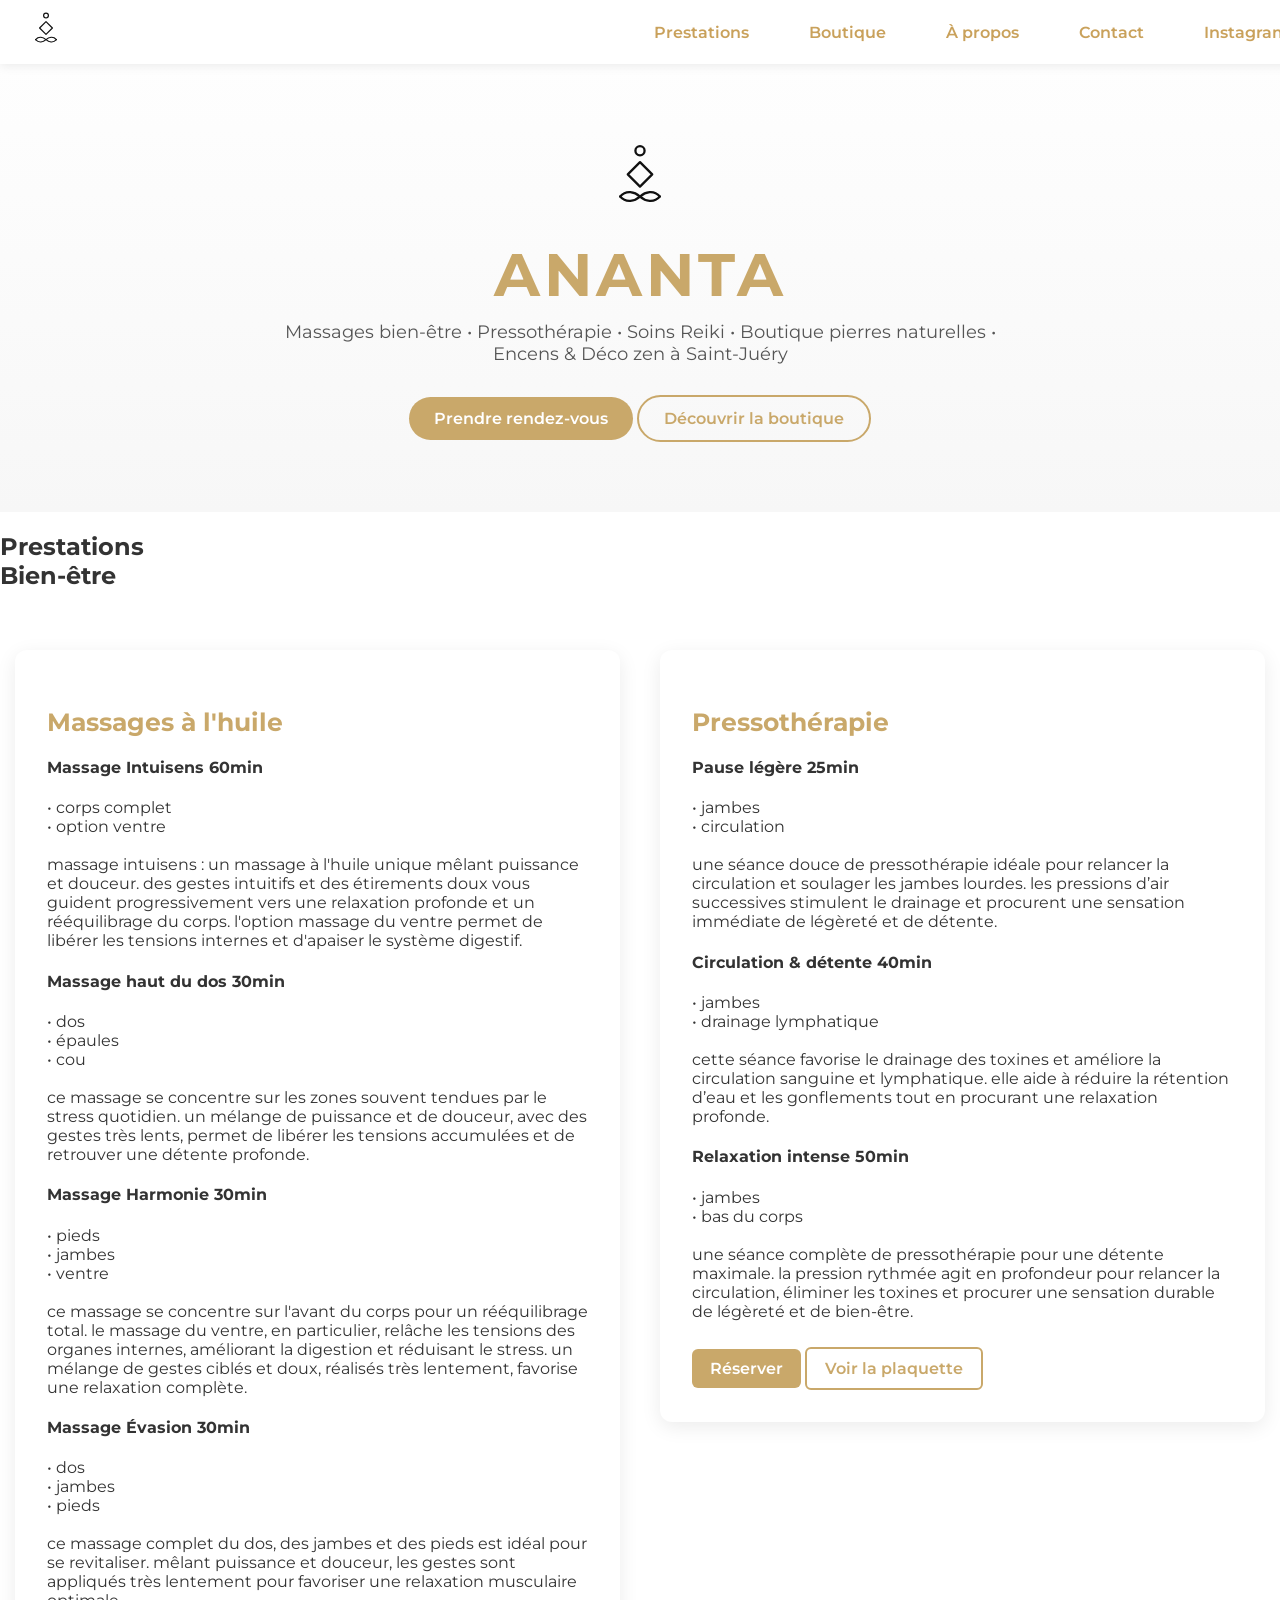
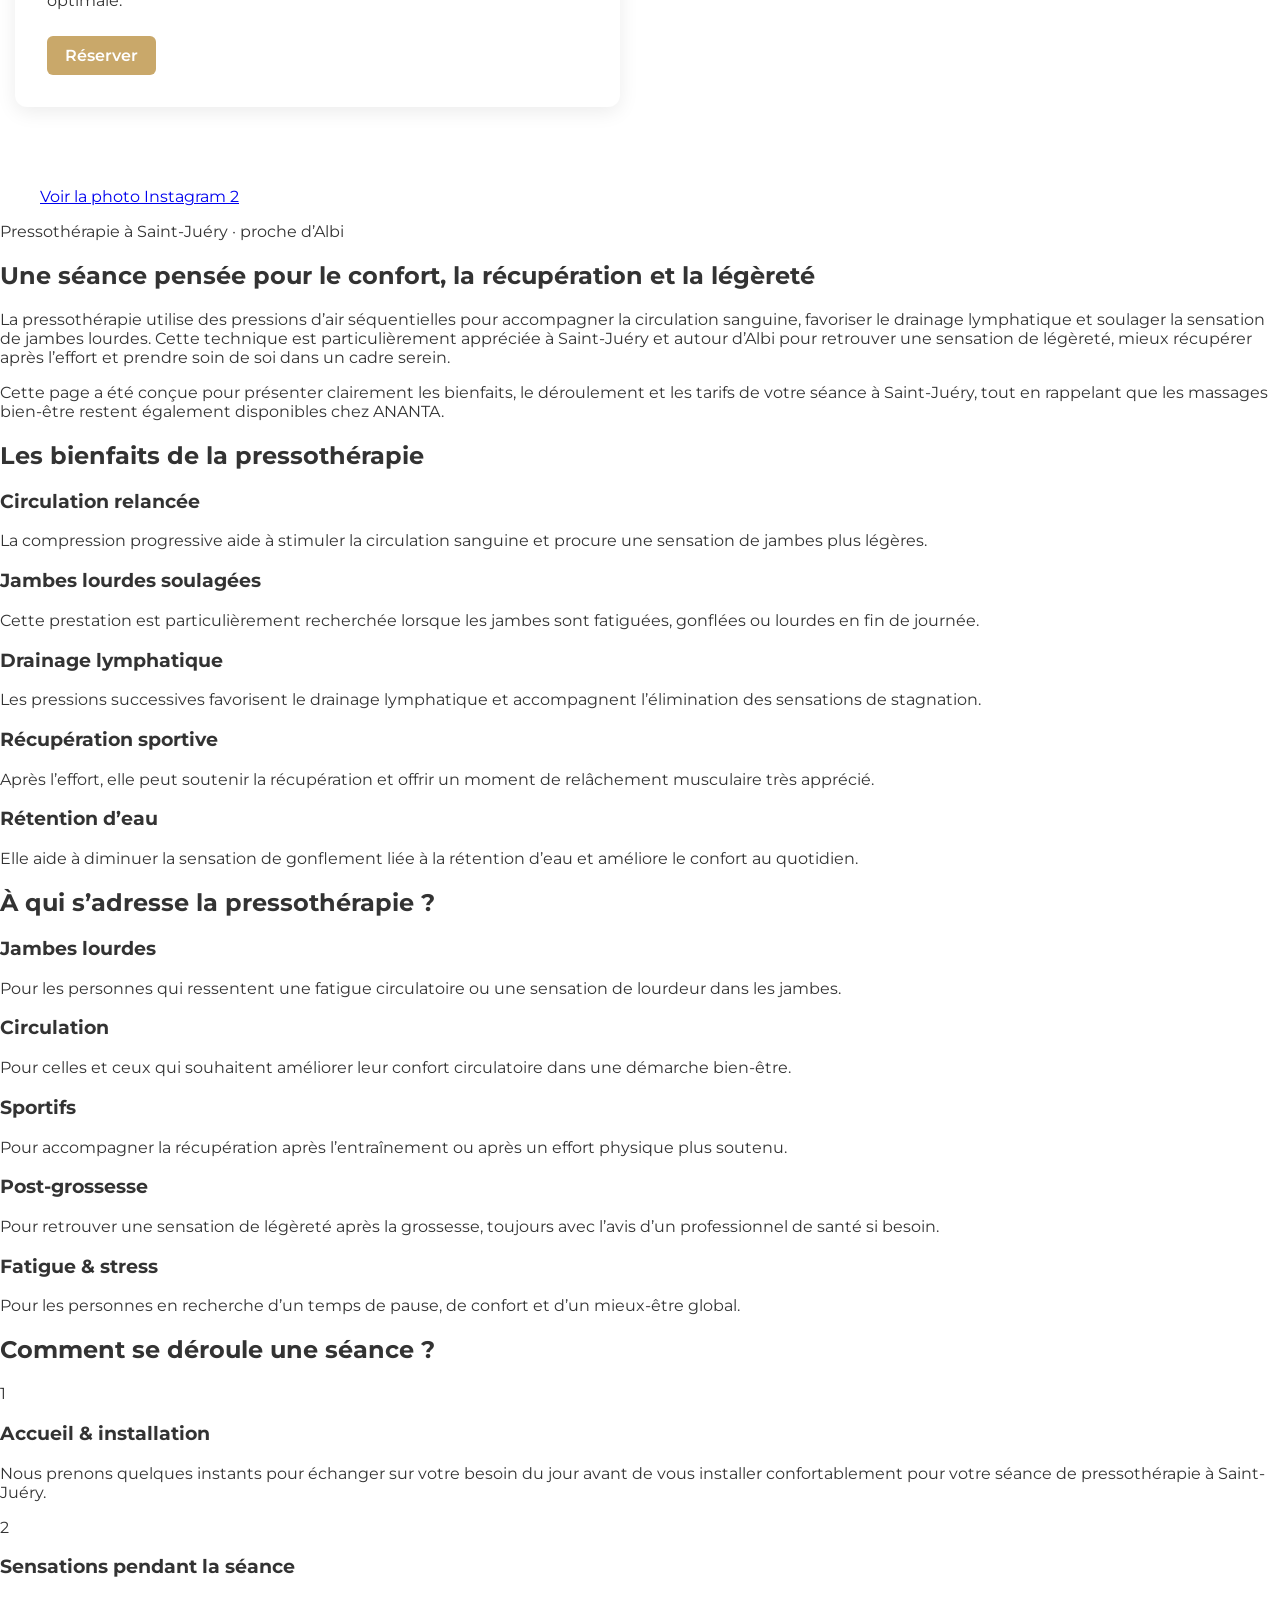
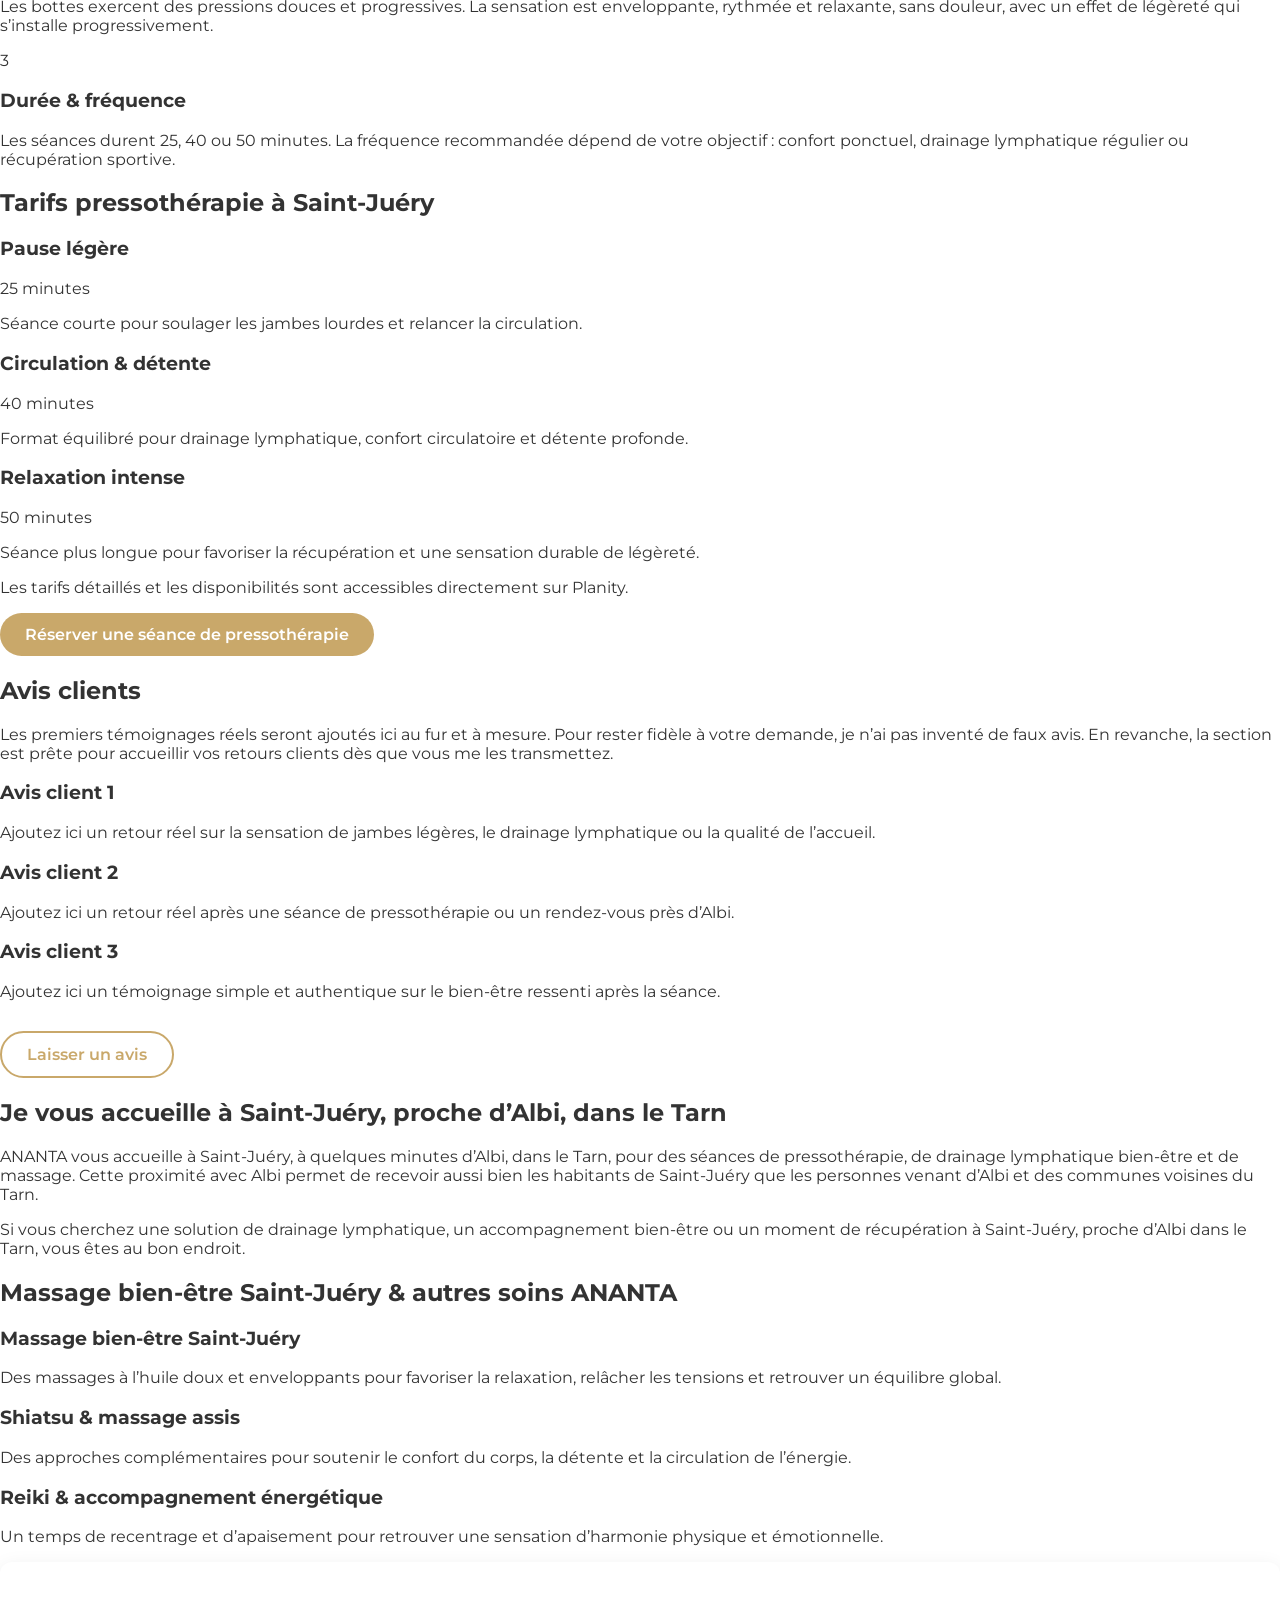
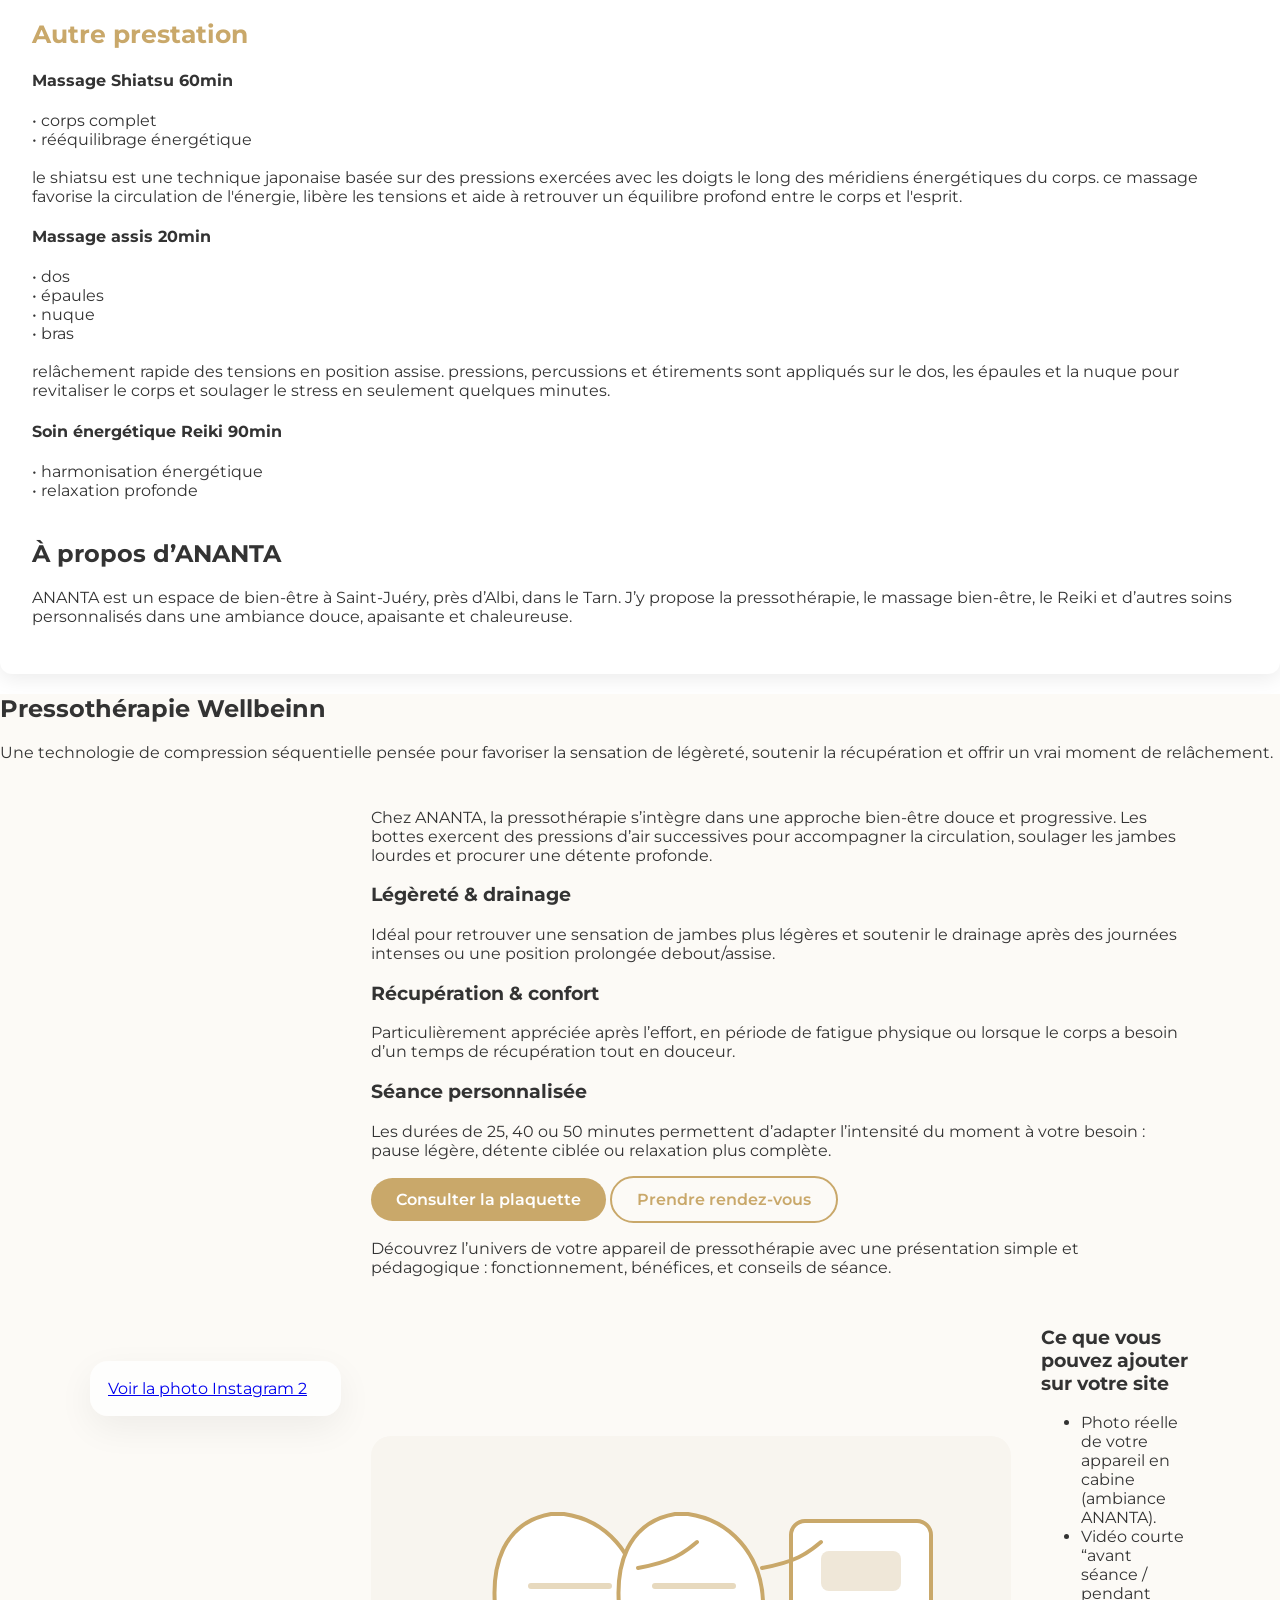
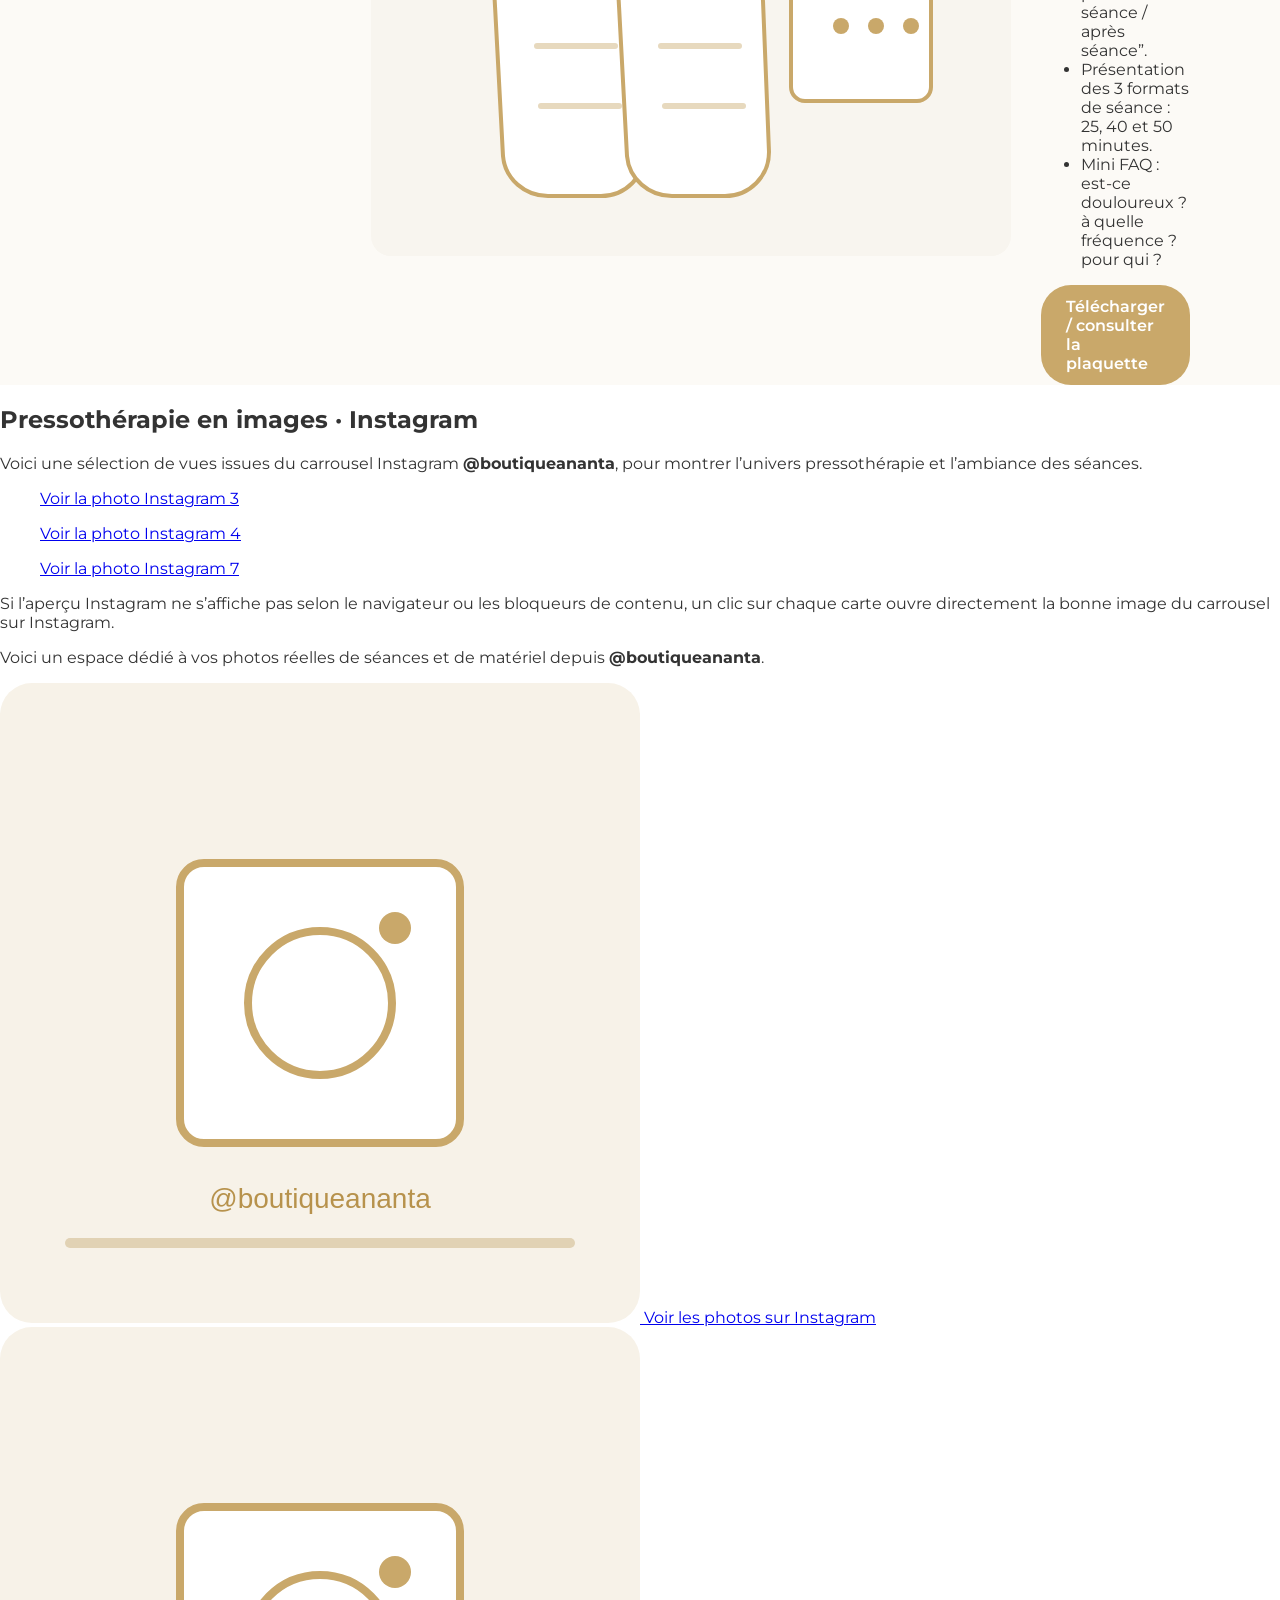
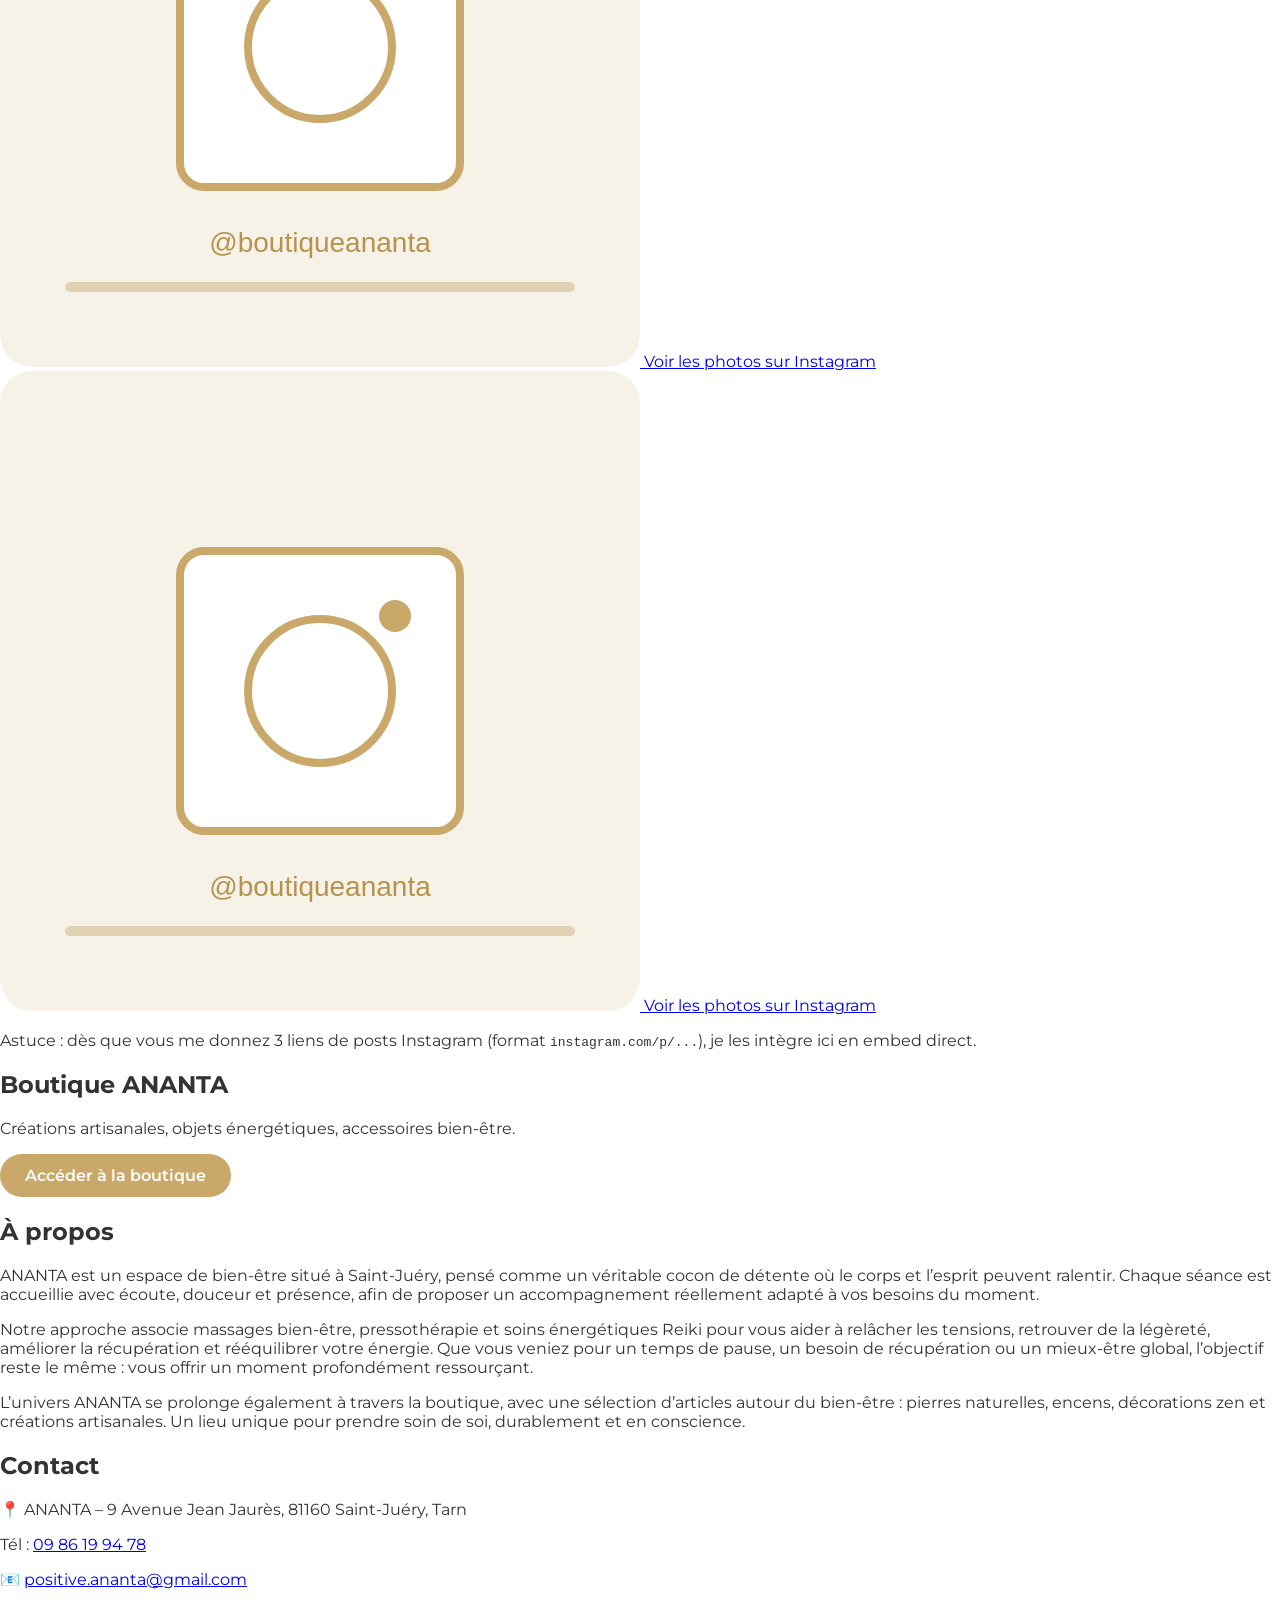
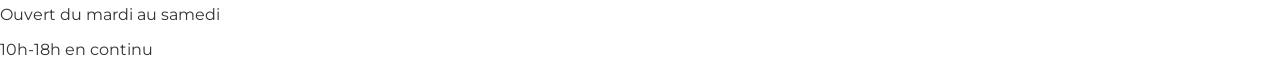
<file: index.html>
<!DOCTYPE html>
<html lang="fr">
<head>
    <meta charset="UTF-8">
    <meta name="viewport" content="width=device-width, initial-scale=1.0">

    <title>ANANTA – Massages, Pressothérapie, Reiki & Boutique bien-être à Saint-Juéry</title>

    <meta name="description" content="ANANTA Saint-Juéry : massages bien-être, soins énergétiques Reiki, pressothérapie, boutique de pierres naturelles, encens, lampes de sel et déco zen.">
    <meta name="robots" content="index,follow">
    <link rel="canonical" href="https://ananta-81.github.io/bien-etre/">

    <meta property="og:type" content="website">
    <meta property="og:locale" content="fr_FR">
    <meta property="og:site_name" content="ANANTA">
    <meta property="og:title" content="ANANTA – Massages, Pressothérapie, Reiki & Boutique bien-être à Saint-Juéry">
    <meta property="og:description" content="Massages bien-être, pressothérapie, Reiki et boutique zen à Saint-Juéry.">
    <meta property="og:url" content="https://ananta-81.github.io/bien-etre/">
    <meta property="og:image" content="https://ananta-81.github.io/bien-etre/image/logo-ananta.svg">

    <meta name="twitter:card" content="summary_large_image">
    <meta name="twitter:title" content="ANANTA – Bien-être à Saint-Juéry">
    <meta name="twitter:description" content="Massages, pressothérapie, Reiki et boutique bien-être.">
    <meta name="twitter:image" content="https://ananta-81.github.io/bien-etre/image/logo-ananta.svg">

    <link rel="icon" type="image/svg+xml" href="image/logo-ananta.svg">
    <link rel="apple-touch-icon" href="image/logo-ananta.svg">

    <link rel="stylesheet" href="style.css">
    <link href="https://fonts.googleapis.com/css2?family=Montserrat:wght@300;400;600;700&display=swap" rel="stylesheet">
</head>
<body>

<header class="main-header">
    <a class="logo" href="index.html" aria-label="Accueil ANANTA">
        <img src="image/logo-ananta.svg" alt="Logo ANANTA">
    </a>

    <nav class="nav-links" aria-label="Navigation principale">
        <a href="https://www.planity.com/ananta-81160-saint-juery" target="_blank" rel="noopener noreferrer">Prestations</a>
        <a href="https://www.bijouxpierresmineraux.fr/" target="_blank" rel="noopener noreferrer">Boutique</a>
        <a href="#apropos">À propos</a>
        <a href="#contact">Contact</a>
        <a href="#instagram">Instagram</a>
    </nav>

    <button class="burger" type="button" aria-label="Ouvrir le menu mobile" aria-expanded="false" aria-controls="mobile-menu">
        <span></span>
        <span></span>
        <span></span>
    </button>

    <nav class="mobile-menu" id="mobile-menu" aria-label="Navigation mobile">
        <a href="https://www.planity.com/ananta-81160-saint-juery" target="_blank" rel="noopener noreferrer">Prestations</a>
        <a href="https://www.bijouxpierresmineraux.fr/" target="_blank" rel="noopener noreferrer">Boutique</a>
        <a href="#apropos">À propos</a>
        <a href="#contact">Contact</a>
        <a href="#instagram">Instagram</a>
    </nav>
</header>

<main id="contenu-principal">
<!-- HERO -->
<section class="hero">
    <img class="hero-logo" src="image/logo-ananta.svg" alt="Logo ANANTA">
    <h1>ANANTA</h1>
    <p>Massages bien-être • Pressothérapie • Soins Reiki • Boutique pierres naturelles • Encens & Déco zen à Saint-Juéry</p>
    <div class="cta">
        <a href="https://www.planity.com/ananta-81160-saint-juery" 
           class="btn" 
           target="_blank" 
           rel="noopener noreferrer">
           Prendre rendez-vous
        </a>

        <a href="https://www.bijouxpierresmineraux.fr/" 
           class="btn-secondary" 
           target="_blank" 
           rel="noopener noreferrer">
           Découvrir la boutique
        </a>
    </div>
</section>

<!-- SECTION PRESTATIONS -->
<section class="section prestations" id="prestations">
   <h2>Prestations<br>Bien-être</h2>
    <div class="prestations-grid">

        <!-- COLONNE 1 -->
        <div class="prest-col">
            <div class="prestation-card">
                <div class="prestation-content">
                    <h3>Massages à l'huile</h3>
                    <div class="details-list">
                        <h4 class="massage-titre">Massage Intuisens 60min</h4>

<p class="description">
<span class="zone">• corps complet</span><br>
<span class="zone">• option ventre</span><br><br>

massage intuisens : un massage à l'huile unique mêlant puissance et douceur. des gestes intuitifs et des étirements doux vous guident progressivement vers une relaxation profonde et un rééquilibrage du corps. l'option massage du ventre permet de libérer les tensions internes et d'apaiser le système digestif.
</p>


<h4 class="massage-titre">Massage haut du dos 30min</h4>

<p class="description">
<span class="zone">• dos</span><br>
<span class="zone">• épaules</span><br>
<span class="zone">• cou</span><br><br>

ce massage se concentre sur les zones souvent tendues par le stress quotidien. un mélange de puissance et de douceur, avec des gestes très lents, permet de libérer les tensions accumulées et de retrouver une détente profonde.
</p>


<h4 class="massage-titre">Massage Harmonie 30min</h4>

<p class="description">
<span class="zone">• pieds</span><br>
<span class="zone">• jambes</span><br>
<span class="zone">• ventre</span><br><br>

ce massage se concentre sur l'avant du corps pour un rééquilibrage total. le massage du ventre, en particulier, relâche les tensions des organes internes, améliorant la digestion et réduisant le stress. un mélange de gestes ciblés et doux, réalisés très lentement, favorise une relaxation complète.
</p>


<h4 class="massage-titre">Massage Évasion 30min</h4>

<p class="description">
<span class="zone">• dos</span><br>
<span class="zone">• jambes</span><br>
<span class="zone">• pieds</span><br><br>

ce massage complet du dos, des jambes et des pieds est idéal pour se revitaliser. mêlant puissance et douceur, les gestes sont appliqués très lentement pour favoriser une relaxation musculaire optimale.
</p>
                    </div>
                    <a href="https://www.planity.com/ananta-81160-saint-juery" 
                       class="prestation-cta" 
                       target="_blank" 
                       rel="noopener noreferrer">Réserver</a>
                </div>
            </div>
        </div>

        <!-- COLONNE 2 -->
        <div class="prest-col">
            <div class="prestation-card">
                <div class="prestation-content">
                    <h3>Pressothérapie</h3>
                   <h4 class="massage-titre">Pause légère 25min</h4>

<p class="description">

<span class="zone">• jambes</span><br>
<span class="zone">• circulation</span><br><br>

une séance douce de pressothérapie idéale pour relancer la circulation et soulager les jambes lourdes. les pressions d’air successives stimulent le drainage et procurent une sensation immédiate de légèreté et de détente.
</p>


<h4 class="massage-titre">Circulation & détente 40min</h4>

<p class="description">

<span class="zone">• jambes</span><br>
<span class="zone">• drainage lymphatique</span><br><br>

cette séance favorise le drainage des toxines et améliore la circulation sanguine et lymphatique. elle aide à réduire la rétention d’eau et les gonflements tout en procurant une relaxation profonde.
</p>


<h4 class="massage-titre">Relaxation intense 50min</h4>

<p class="description">

<span class="zone">• jambes</span><br>
<span class="zone">• bas du corps</span><br><br>

une séance complète de pressothérapie pour une détente maximale. la pression rythmée agit en profondeur pour relancer la circulation, éliminer les toxines et procurer une sensation durable de légèreté et de bien-être.
</p>
                    <a href="https://www.planity.com/ananta-81160-saint-juery" 
                       class="prestation-cta" 
                       target="_blank" 
                       rel="noopener noreferrer">Réserver</a>
                    <a href="plaquette-pressotherapie.html" class="prestation-cta prestation-cta-outline">Voir la plaquette</a>
                </div>
            </div>
        </div>
    </section>

    <section class="section section-split" id="contexte">
        <div class="media-card">
            <!-- Remplacer cet embed par le fichier image/pressotherapie-saint-juery.jpg lors de l’upload de votre photo locale optimisée. -->
            <blockquote class="instagram-media instagram-card featured-embed" data-instgrm-captioned data-instgrm-permalink="https://www.instagram.com/boutiqueananta/p/DVsqPfbjI_D/?img_index=2" data-instgrm-version="14">
                <a href="https://www.instagram.com/boutiqueananta/p/DVsqPfbjI_D/?img_index=2" target="_blank" rel="noopener noreferrer">Voir la photo Instagram 2</a>
            </blockquote>
        </div>
        <div class="split-content">
            <p class="eyebrow">Pressothérapie à Saint-Juéry · proche d’Albi</p>
            <h2>Une séance pensée pour le confort, la récupération et la légèreté</h2>
            <p>La pressothérapie utilise des pressions d’air séquentielles pour accompagner la circulation sanguine, favoriser le drainage lymphatique et soulager la sensation de jambes lourdes. Cette technique est particulièrement appréciée à Saint-Juéry et autour d’Albi pour retrouver une sensation de légèreté, mieux récupérer après l’effort et prendre soin de soi dans un cadre serein.</p>
            <p>Cette page a été conçue pour présenter clairement les bienfaits, le déroulement et les tarifs de votre séance à Saint-Juéry, tout en rappelant que les massages bien-être restent également disponibles chez ANANTA.</p>
        </div>
    </section>

    <section class="section" id="bienfaits">
        <h2>Les bienfaits de la pressothérapie</h2>
        <div class="info-grid five-grid">
            <article class="info-card">
                <h3>Circulation relancée</h3>
                <p>La compression progressive aide à stimuler la circulation sanguine et procure une sensation de jambes plus légères.</p>
            </article>
            <article class="info-card">
                <h3>Jambes lourdes soulagées</h3>
                <p>Cette prestation est particulièrement recherchée lorsque les jambes sont fatiguées, gonflées ou lourdes en fin de journée.</p>
            </article>
            <article class="info-card">
                <h3>Drainage lymphatique</h3>
                <p>Les pressions successives favorisent le drainage lymphatique et accompagnent l’élimination des sensations de stagnation.</p>
            </article>
            <article class="info-card">
                <h3>Récupération sportive</h3>
                <p>Après l’effort, elle peut soutenir la récupération et offrir un moment de relâchement musculaire très apprécié.</p>
            </article>
            <article class="info-card">
                <h3>Rétention d’eau</h3>
                <p>Elle aide à diminuer la sensation de gonflement liée à la rétention d’eau et améliore le confort au quotidien.</p>
            </article>
        </div>
    </section>

    <section class="section section-alt" id="pour-qui">
        <h2>À qui s’adresse la pressothérapie ?</h2>
        <div class="info-grid five-grid">
            <article class="info-card">
                <h3>Jambes lourdes</h3>
                <p>Pour les personnes qui ressentent une fatigue circulatoire ou une sensation de lourdeur dans les jambes.</p>
            </article>
            <article class="info-card">
                <h3>Circulation</h3>
                <p>Pour celles et ceux qui souhaitent améliorer leur confort circulatoire dans une démarche bien-être.</p>
            </article>
            <article class="info-card">
                <h3>Sportifs</h3>
                <p>Pour accompagner la récupération après l’entraînement ou après un effort physique plus soutenu.</p>
            </article>
            <article class="info-card">
                <h3>Post-grossesse</h3>
                <p>Pour retrouver une sensation de légèreté après la grossesse, toujours avec l’avis d’un professionnel de santé si besoin.</p>
            </article>
            <article class="info-card">
                <h3>Fatigue & stress</h3>
                <p>Pour les personnes en recherche d’un temps de pause, de confort et d’un mieux-être global.</p>
            </article>
        </div>
    </section>

    <section class="section" id="seance">
        <h2>Comment se déroule une séance ?</h2>
        <div class="steps-grid">
            <article class="step-card">
                <span class="step-number">1</span>
                <h3>Accueil & installation</h3>
                <p>Nous prenons quelques instants pour échanger sur votre besoin du jour avant de vous installer confortablement pour votre séance de pressothérapie à Saint-Juéry.</p>
            </article>
            <article class="step-card">
                <span class="step-number">2</span>
                <h3>Sensations pendant la séance</h3>
                <p>Les bottes exercent des pressions douces et progressives. La sensation est enveloppante, rythmée et relaxante, sans douleur, avec un effet de légèreté qui s’installe progressivement.</p>
            </article>
            <article class="step-card">
                <span class="step-number">3</span>
                <h3>Durée & fréquence</h3>
                <p>Les séances durent 25, 40 ou 50 minutes. La fréquence recommandée dépend de votre objectif : confort ponctuel, drainage lymphatique régulier ou récupération sportive.</p>
            </article>
        </div>
    </section>

    <section class="section section-alt" id="tarifs">
        <h2>Tarifs pressothérapie à Saint-Juéry</h2>
        <div class="tarifs-grid">
            <article class="tarif-card">
                <h3>Pause légère</h3>
                <p class="tarif-duration">25 minutes</p>
                <p>Séance courte pour soulager les jambes lourdes et relancer la circulation.</p>
            </article>
            <article class="tarif-card featured-tarif">
                <h3>Circulation & détente</h3>
                <p class="tarif-duration">40 minutes</p>
                <p>Format équilibré pour drainage lymphatique, confort circulatoire et détente profonde.</p>
            </article>
            <article class="tarif-card">
                <h3>Relaxation intense</h3>
                <p class="tarif-duration">50 minutes</p>
                <p>Séance plus longue pour favoriser la récupération et une sensation durable de légèreté.</p>
            </article>
        </div>
        <p class="tarif-note">Les tarifs détaillés et les disponibilités sont accessibles directement sur Planity.</p>
        <a href="https://www.planity.com/ananta-81160-saint-juery" class="btn" target="_blank" rel="noopener noreferrer">Réserver une séance de pressothérapie</a>
    </section>

    <section class="section" id="avis">
        <h2>Avis clients</h2>
        <p>Les premiers témoignages réels seront ajoutés ici au fur et à mesure. Pour rester fidèle à votre demande, je n’ai pas inventé de faux avis. En revanche, la section est prête pour accueillir vos retours clients dès que vous me les transmettez.</p>
        <div class="reviews-grid">
            <article class="review-card review-empty">
                <h3>Avis client 1</h3>
                <p>Ajoutez ici un retour réel sur la sensation de jambes légères, le drainage lymphatique ou la qualité de l’accueil.</p>
            </article>
            <article class="review-card review-empty">
                <h3>Avis client 2</h3>
                <p>Ajoutez ici un retour réel après une séance de pressothérapie ou un rendez-vous près d’Albi.</p>
            </article>
            <article class="review-card review-empty">
                <h3>Avis client 3</h3>
                <p>Ajoutez ici un témoignage simple et authentique sur le bien-être ressenti après la séance.</p>
            </article>
        </div>
        <div class="cta">
            <a href="https://github.com/ananta-81/bien-etre/issues/new?title=Avis%20client%20ANANTA" class="btn-secondary" target="_blank" rel="noopener noreferrer">Laisser un avis</a>
        </div>
    </section>

    <section class="section section-alt" id="localisation">
        <h2>Je vous accueille à Saint-Juéry, proche d’Albi, dans le Tarn</h2>
        <p>ANANTA vous accueille à Saint-Juéry, à quelques minutes d’Albi, dans le Tarn, pour des séances de pressothérapie, de drainage lymphatique bien-être et de massage. Cette proximité avec Albi permet de recevoir aussi bien les habitants de Saint-Juéry que les personnes venant d’Albi et des communes voisines du Tarn.</p>
        <p>Si vous cherchez une solution de drainage lymphatique, un accompagnement bien-être ou un moment de récupération à Saint-Juéry, proche d’Albi dans le Tarn, vous êtes au bon endroit.</p>
    </section>

    <section class="section" id="massages">
        <h2>Massage bien-être Saint-Juéry & autres soins ANANTA</h2>
        <div class="info-grid three-grid">
            <article class="info-card">
                <h3>Massage bien-être Saint-Juéry</h3>
                <p>Des massages à l’huile doux et enveloppants pour favoriser la relaxation, relâcher les tensions et retrouver un équilibre global.</p>
            </article>
            <article class="info-card">
                <h3>Shiatsu & massage assis</h3>
                <p>Des approches complémentaires pour soutenir le confort du corps, la détente et la circulation de l’énergie.</p>
            </article>
            <article class="info-card">
                <h3>Reiki & accompagnement énergétique</h3>
                <p>Un temps de recentrage et d’apaisement pour retrouver une sensation d’harmonie physique et émotionnelle.</p>
            </article>
        </div>
    </section>

   

        <!-- COLONNE 3 -->
        <div class="prest-col">
            <div class="prestation-card">
                <div class="prestation-content">
                    <h3>Autre prestation</h3>
                   <h4 class="massage-titre">Massage Shiatsu 60min</h4>

<p class="description">

<span class="zone">• corps complet</span><br>
<span class="zone">• rééquilibrage énergétique</span><br><br>

le shiatsu est une technique japonaise basée sur des pressions exercées avec les doigts le long des méridiens énergétiques du corps. ce massage favorise la circulation de l'énergie, libère les tensions et aide à retrouver un équilibre profond entre le corps et l'esprit.
</p>


<h4 class="massage-titre">Massage assis 20min</h4>

<p class="description">

<span class="zone">• dos</span><br>
<span class="zone">• épaules</span><br>
<span class="zone">• nuque</span><br>
<span class="zone">• bras</span><br><br>

relâchement rapide des tensions en position assise. pressions, percussions et étirements sont appliqués sur le dos, les épaules et la nuque pour revitaliser le corps et soulager le stress en seulement quelques minutes. 
</p>


<h4 class="massage-titre">Soin énergétique Reiki 90min</h4>

<p class="description">

<span class="zone">• harmonisation énergétique</span><br>
<span class="zone">• relaxation profonde</span><br><br>

    <section class="section" id="apropos">
        <h2>À propos d’ANANTA</h2>
        <p>ANANTA est un espace de bien-être à Saint-Juéry, près d’Albi, dans le Tarn. J’y propose la pressothérapie, le massage bien-être, le Reiki et d’autres soins personnalisés dans une ambiance douce, apaisante et chaleureuse.</p>
    </section>
</main>

    </div>
</section>
    

<!-- SECTION PRESSOTHÉRAPIE WELLBEINN -->
<section class="section pressotherapie-focus" id="pressotherapie-focus">
    <h2>Pressothérapie Wellbeinn</h2>
    <p>Une technologie de compression séquentielle pensée pour favoriser la sensation de légèreté, soutenir la récupération et offrir un vrai moment de relâchement.</p>

    <div class="pressotherapie-layout">
        <div class="pressotherapie-media">
            <blockquote class="instagram-media instagram-card pressotherapie-image-card" data-instgrm-captioned data-instgrm-permalink="https://www.instagram.com/boutiqueananta/p/DVsqPfbjI_D/?img_index=2" data-instgrm-version="14">
                <a href="https://www.instagram.com/boutiqueananta/p/DVsqPfbjI_D/?img_index=2" target="_blank" rel="noopener noreferrer">Voir la photo Instagram 2</a>
            </blockquote>
        </div>

        <div class="pressotherapie-content">
            <p class="pressotherapie-intro">Chez ANANTA, la pressothérapie s’intègre dans une approche bien-être douce et progressive. Les bottes exercent des pressions d’air successives pour accompagner la circulation, soulager les jambes lourdes et procurer une détente profonde.</p>
            <div class="pressotherapie-points">
                <div class="pressotherapie-point">
                    <h3>Légèreté & drainage</h3>
                    <p>Idéal pour retrouver une sensation de jambes plus légères et soutenir le drainage après des journées intenses ou une position prolongée debout/assise.</p>
                </div>
                <div class="pressotherapie-point">
                    <h3>Récupération & confort</h3>
                    <p>Particulièrement appréciée après l’effort, en période de fatigue physique ou lorsque le corps a besoin d’un temps de récupération tout en douceur.</p>
                </div>
                <div class="pressotherapie-point">
                    <h3>Séance personnalisée</h3>
                    <p>Les durées de 25, 40 ou 50 minutes permettent d’adapter l’intensité du moment à votre besoin : pause légère, détente ciblée ou relaxation plus complète.</p>
                </div>
            </div>

            <div class="pressotherapie-actions">
                <a href="plaquette-pressotherapie.html" class="btn">Consulter la plaquette</a>
                <a href="https://www.planity.com/ananta-81160-saint-juery" class="btn-secondary" target="_blank" rel="noopener noreferrer">Prendre rendez-vous</a>
            </div>
    <p>Découvrez l’univers de votre appareil de pressothérapie avec une présentation simple et pédagogique : fonctionnement, bénéfices, et conseils de séance.</p>

    <div class="pressotherapie-layout">
        <img src="image/pressotherapie-device.svg" alt="Illustration de l’appareil de pressothérapie" class="pressotherapie-image">

        <div class="pressotherapie-content">
            <h3>Ce que vous pouvez ajouter sur votre site</h3>
            <ul>
                <li>Photo réelle de votre appareil en cabine (ambiance ANANTA).</li>
                <li>Vidéo courte “avant séance / pendant séance / après séance”.</li>
                <li>Présentation des 3 formats de séance : 25, 40 et 50 minutes.</li>
                <li>Mini FAQ : est-ce douloureux ? à quelle fréquence ? pour qui ?</li>
            </ul>

            <a href="plaquette-pressotherapie.html" class="btn">Télécharger / consulter la plaquette</a>
        </div>
    </div>
</section>


<!-- SECTION INSTAGRAM PRESSOTHÉRAPIE -->
<section class="section instagram-section" id="instagram">
    <h2>Pressothérapie en images · Instagram</h2>
    <p>Voici une sélection de vues issues du carrousel Instagram <strong>@boutiqueananta</strong>, pour montrer l’univers pressothérapie et l’ambiance des séances.</p>

    <div class="instagram-grid instagram-embeds">
        <blockquote class="instagram-media instagram-card" data-instgrm-captioned data-instgrm-permalink="https://www.instagram.com/boutiqueananta/p/DVsqPfbjI_D/?img_index=3" data-instgrm-version="14">
            <a href="https://www.instagram.com/boutiqueananta/p/DVsqPfbjI_D/?img_index=3" target="_blank" rel="noopener noreferrer">Voir la photo Instagram 3</a>
        </blockquote>
        <blockquote class="instagram-media instagram-card" data-instgrm-captioned data-instgrm-permalink="https://www.instagram.com/boutiqueananta/p/DVsqPfbjI_D/?img_index=4" data-instgrm-version="14">
            <a href="https://www.instagram.com/boutiqueananta/p/DVsqPfbjI_D/?img_index=4" target="_blank" rel="noopener noreferrer">Voir la photo Instagram 4</a>
        </blockquote>
        <blockquote class="instagram-media instagram-card" data-instgrm-captioned data-instgrm-permalink="https://www.instagram.com/boutiqueananta/p/DVsqPfbjI_D/?img_index=7" data-instgrm-version="14">
            <a href="https://www.instagram.com/boutiqueananta/p/DVsqPfbjI_D/?img_index=7" target="_blank" rel="noopener noreferrer">Voir la photo Instagram 7</a>
        </blockquote>
    </div>

    <p class="instagram-help">Si l’aperçu Instagram ne s’affiche pas selon le navigateur ou les bloqueurs de contenu, un clic sur chaque carte ouvre directement la bonne image du carrousel sur Instagram.</p>
    <p>Voici un espace dédié à vos photos réelles de séances et de matériel depuis <strong>@boutiqueananta</strong>.</p>

    <div class="instagram-grid">
        <a class="instagram-card" href="https://www.instagram.com/boutiqueananta/" target="_blank" rel="noopener noreferrer">
            <img src="image/instagram-placeholder.svg" alt="Photo Instagram pressothérapie 1">
            <span>Voir les photos sur Instagram</span>
        </a>
        <a class="instagram-card" href="https://www.instagram.com/boutiqueananta/" target="_blank" rel="noopener noreferrer">
            <img src="image/instagram-placeholder.svg" alt="Photo Instagram pressothérapie 2">
            <span>Voir les photos sur Instagram</span>
        </a>
        <a class="instagram-card" href="https://www.instagram.com/boutiqueananta/" target="_blank" rel="noopener noreferrer">
            <img src="image/instagram-placeholder.svg" alt="Photo Instagram pressothérapie 3">
            <span>Voir les photos sur Instagram</span>
        </a>
    </div>

    <p class="instagram-help">Astuce : dès que vous me donnez 3 liens de posts Instagram (format <code>instagram.com/p/...</code>), je les intègre ici en embed direct.</p>
</section>

<!-- SECTION BOUTIQUE -->
<section class="section alt">
    <h2>Boutique ANANTA</h2>
    <p>Créations artisanales, objets énergétiques, accessoires bien-être.</p>
    <a href="https://www.bijouxpierresmineraux.fr/" class="btn" target="_blank" rel="noopener noreferrer">Accéder à la boutique</a>
</section>

<!-- SECTION À PROPOS -->
<section class="section" id="apropos">
    <h2>À propos</h2>
    <p>
        ANANTA est un espace de bien-être situé à Saint-Juéry, pensé comme un véritable cocon de détente où le corps et l’esprit peuvent ralentir.
        Chaque séance est accueillie avec écoute, douceur et présence, afin de proposer un accompagnement réellement adapté à vos besoins du moment.
    </p>
    <p>
        Notre approche associe massages bien-être, pressothérapie et soins énergétiques Reiki pour vous aider à relâcher les tensions, retrouver de la légèreté,
        améliorer la récupération et rééquilibrer votre énergie.
        Que vous veniez pour un temps de pause, un besoin de récupération ou un mieux-être global, l’objectif reste le même : vous offrir un moment profondément ressourçant.
    </p>
    <p>
        L’univers ANANTA se prolonge également à travers la boutique, avec une sélection d’articles autour du bien-être : pierres naturelles, encens,
        décorations zen et créations artisanales.
        Un lieu unique pour prendre soin de soi, durablement et en conscience.
    </p>
</section>
</main>

<!-- CONTACT -->
<footer class="footer" id="contact">
    <h2>Contact</h2>
    <p>📍 ANANTA – 9 Avenue Jean Jaurès, 81160 Saint-Juéry, Tarn</p>
    <p>Tél : <a href="tel:0986199478">09 86 19 94 78</a></p>
    <p>📧 
        <a href="mailto:positive.ananta@gmail.com">
            positive.ananta@gmail.com
        </a>
    </p>
    <p>Ouvert du mardi au samedi</p>
    <p>10h-18h en continu</p>
</footer>

<script type="application/ld+json">

    "addressCountry": "FR"
  },
  "openingHoursSpecification": [
    {
      "@type": "OpeningHoursSpecification",
      "dayOfWeek": [
        "Tuesday",
        "Wednesday",
        "Thursday",
        "Friday",
        "Saturday"
      ],
      "opens": "10:00",
      "closes": "18:00"
    }
  ],
  "sameAs": [
    "https://www.planity.com/ananta-81160-saint-juery",
    "https://www.bijouxpierresmineraux.fr/"
  ]
}
</script>

<script src="script.js"></script>
</body>
</html>
</file>
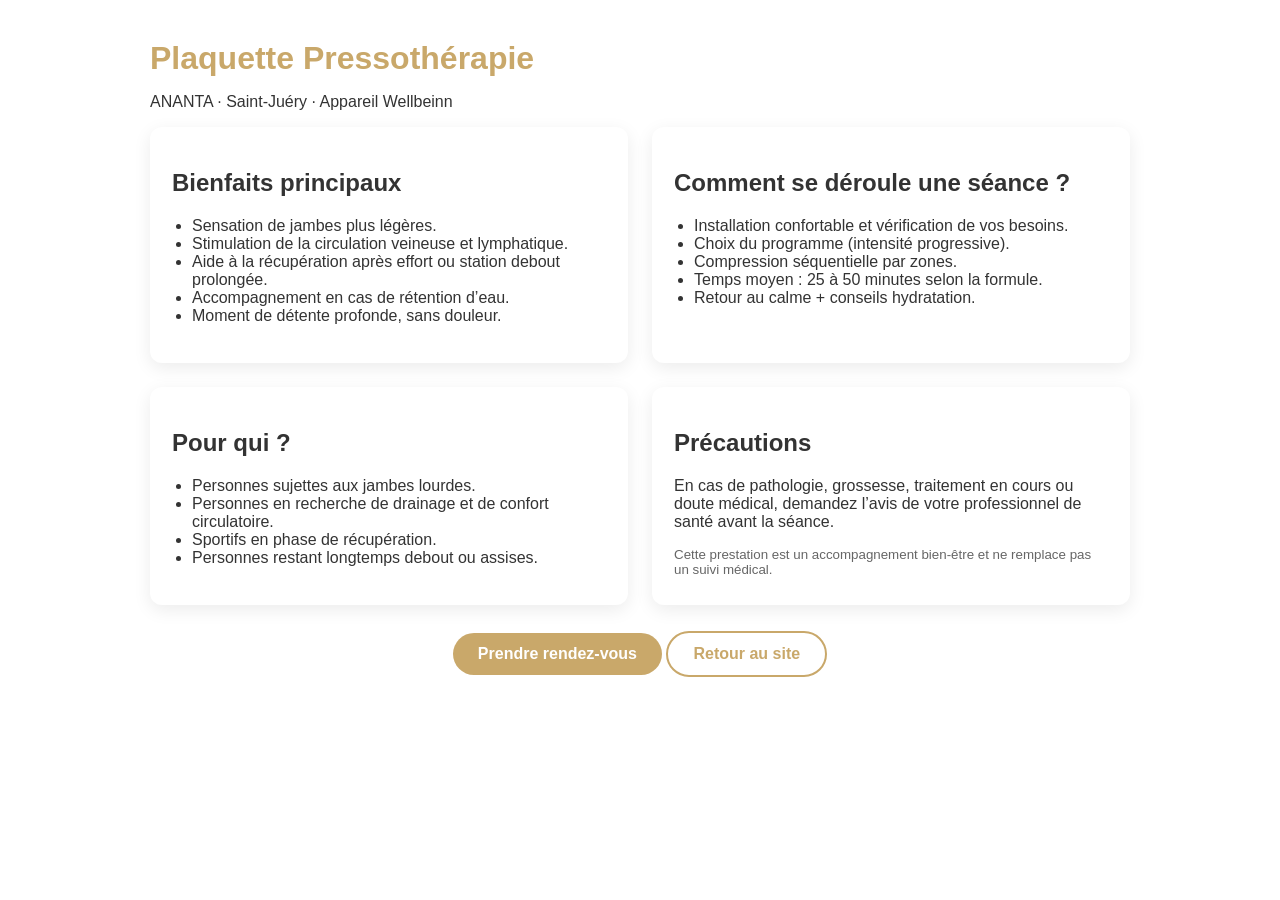
<file: plaquette-pressotherapie.html>
<!DOCTYPE html>
<html lang="fr">
<head>
  <meta charset="UTF-8">
  <meta name="viewport" content="width=device-width, initial-scale=1.0">
  <title>Plaquette Pressothérapie – ANANTA</title>
  <meta name="description" content="Plaquette ANANTA : bienfaits, déroulé, précautions et conseils autour de la pressothérapie.">
  <link rel="stylesheet" href="style.css">
  <style>
    .plaquette { max-width: 980px; margin: 40px auto; padding: 0 20px 60px; }
    .plaquette h1 { color: #c9a86a; margin-bottom: 10px; }
    .plaquette-grid { display:grid; grid-template-columns: 1fr 1fr; gap: 24px; }
    .plaquette-card { background:#fff; border-radius:12px; box-shadow:0 5px 18px rgba(0,0,0,.08); padding:22px; }
    .plaquette ul { padding-left: 20px; text-align: left; }
    .plaquette p { max-width: none; text-align:left; }
    .plaquette small { color:#666; display:block; margin-top:12px; }
    .plaquette-cta { text-align:center; margin-top:26px; }
    @media (max-width: 780px) { .plaquette-grid { grid-template-columns: 1fr; } }
    @media print { .main-header, .plaquette-cta { display:none; } .plaquette { margin-top:0; } }
  </style>
</head>
<body>
  <main class="plaquette">
    <h1>Plaquette Pressothérapie</h1>
    <p>ANANTA · Saint-Juéry · Appareil Wellbeinn</p>

    <div class="plaquette-grid">
      <article class="plaquette-card">
        <h2>Bienfaits principaux</h2>
        <ul>
          <li>Sensation de jambes plus légères.</li>
          <li>Stimulation de la circulation veineuse et lymphatique.</li>
          <li>Aide à la récupération après effort ou station debout prolongée.</li>
          <li>Accompagnement en cas de rétention d’eau.</li>
          <li>Moment de détente profonde, sans douleur.</li>
        </ul>
      </article>

      <article class="plaquette-card">
        <h2>Comment se déroule une séance ?</h2>
        <ul>
          <li>Installation confortable et vérification de vos besoins.</li>
          <li>Choix du programme (intensité progressive).</li>
          <li>Compression séquentielle par zones.</li>
          <li>Temps moyen : 25 à 50 minutes selon la formule.</li>
          <li>Retour au calme + conseils hydratation.</li>
        </ul>
      </article>

      <article class="plaquette-card">
        <h2>Pour qui ?</h2>
        <ul>
          <li>Personnes sujettes aux jambes lourdes.</li>
          <li>Personnes en recherche de drainage et de confort circulatoire.</li>
          <li>Sportifs en phase de récupération.</li>
          <li>Personnes restant longtemps debout ou assises.</li>
        </ul>
      </article>

      <article class="plaquette-card">
        <h2>Précautions</h2>
        <p>En cas de pathologie, grossesse, traitement en cours ou doute médical, demandez l’avis de votre professionnel de santé avant la séance.</p>
        <small>Cette prestation est un accompagnement bien-être et ne remplace pas un suivi médical.</small>
      </article>
    </div>

    <div class="plaquette-cta">
      <a class="btn" href="https://www.planity.com/ananta-81160-saint-juery" target="_blank" rel="noopener noreferrer">Prendre rendez-vous</a>
      <a class="btn-secondary" href="index.html">Retour au site</a>
    </div>
  </main>
</body>
</html>
</file>
<file: style.css>
/* =========================
   RESET & BASE
   ========================= */
body {
    margin: 0;
    font-family: 'Montserrat', sans-serif;
    background: #ffffff;
    color: #333;
    overflow-x: hidden;
}

/* =========================
   HERO
   ========================= */
.hero {
    text-align: center;
    padding: 140px 20px 70px; /* marge pour header fixe */
    background: linear-gradient(to bottom, #ffffff, #f7f7f7);
}


.hero-logo {
    width: min(84px, 22vw);
    height: auto;
    margin-bottom: 10px;
}

.hero h1 {
    font-size: 60px;
    letter-spacing: 4px;
    margin: 0;
    color: #c9a86a;
}

.hero p {
    font-size: 18px;
    margin: 10px auto 0;
    color: #555;
    max-width: 780px;
}

.cta {
    margin-top: 30px;
}

.btn, .btn-secondary, .btn-small {
    padding: 12px 25px;
    border-radius: 30px;
    text-decoration: none;
    font-weight: 600;
    display: inline-block;
}

.btn {
    background: #c9a86a;
    color: white;
}

.btn-secondary {
    border: 2px solid #c9a86a;
    color: #c9a86a;
}

.btn-small {
    background: #c9a86a;
    color: white;
    padding: 8px 18px;
    font-size: 14px;
}

/* =========================
   HEADER
   ========================= */
.main-header {
    position: fixed;
    top: 0;
    left: 0;
    width: 100%;
    backdrop-filter: blur(8px);
    background: rgba(255, 255, 255, 0.7);
    padding: 10px clamp(12px, 2vw, 24px);
    display: flex;
    justify-content: space-between;
    align-items: center;
    z-index: 1000;
    box-shadow: 0 2px 10px rgba(0,0,0,0.08);
}

.logo {
    display: inline-flex;
    align-items: center;
}

.logo img {
    height: 44px;
    width: auto;
    display: block;
}

.nav-links {
    display: flex;
    gap: 30px;
   align-items:center;
}

.nav-links a {
    font-size: 16px;
    font-weight:600;
    color:#c9a15b;
    text-decoration: none;
    padding: 10px 15px;
    transition: 0.3s ease;
}

.nav-links a:hover {
    color:#a8844a;
    transform: translateY(-2px);
}

/* ligne animée sous les liens */
.nav-links a{
position:relative;
}

.nav-links a::after{
content:"";
position:absolute;
left:0;
bottom:0;
width:0;
height:2px;
background:#c9a86a;
transition:0.3s;
}

.nav-links a:hover::after{
width:100%;
}
/* BURGER MOBILE */
.burger {
    display: none;
    flex-direction: column;
    gap: 6px;
    cursor: pointer;
    background: transparent;
    border: 0;
    padding: 0;
}

.burger span {
    width: 25px;
    height: 3px;
    background: #333;
    border-radius: 3px;
}

.mobile-menu {
    position: fixed;
    top: 0;
    right: -300px;
    width: 260px;
    max-width: 80vw;
    height: 100vh;
    background: #fff;
    padding: 80px 20px;
    display: flex;
    flex-direction: column;
    gap: 20px;
    box-shadow: -2px 0 10px rgba(0,0,0,0.1);
    transition: right 0.3s ease;
    z-index: 999;
}

.mobile-menu.open {
    right: 0;
}

.mobile-menu a {
    color: #c9a15b;
    font-weight: 600;
    text-decoration: none;
}

.mobile-menu a:hover {
    color: #a8844a;
}

/* =========================
   CARDS / PRESTATIONS
   ========================= */
.prestations-grid {
    display: grid;
    grid-template-columns: repeat(auto-fit, minmax(260px, 1fr));
    gap: 40px;
    max-width: 1400px;
    margin: 60px auto 80px;
    padding: 0 15px;
}

.prestation-card {
    display: flex;
    flex-direction: column;
    background: #fff;
    border-radius: 12px;
    box-shadow: 0 5px 20px rgba(0,0,0,0.08);
    overflow: hidden;
    transition: 0.3s ease;
}

.prestation-card:hover {
    transform: translateY(-5px);
    box-shadow: 0 8px 25px rgba(0,0,0,0.12);
}

.prestation-content {
    padding: 32px;
}

.prestation-content h3 {
    font-size: 25px;
    color: #c9a86a;
    margin-bottom: 10px;
}

.prestation-short {
    font-size: 16px;
    color: #555;
    margin-bottom: 15px;
}

.prestation-details-btn, .prestation-cta {
    background: #c9a86a;
    color: #fff;
    padding: 10px 18px;
    border-radius: 6px;
    text-decoration: none;
    font-weight: 600;
    transition: 0.3s;
    display: inline-block;
    margin-top: 10px;
}

.prestation-details-btn:hover, .prestation-cta:hover {
    background: #b08f58;
}


.prestation-cta-outline {
    background: transparent;
    border: 2px solid #c9a86a;
    color: #c9a86a;
}

.prestation-cta-outline:hover {
    background: #c9a86a;
    color: #fff;
}

.pressotherapie-focus {
    background: #fcfaf6;
}

.pressotherapie-layout {
    max-width: 1100px;
    margin: 30px auto 0;
    display: grid;
    grid-template-columns: 1fr 1fr;
    gap: 30px;
    align-items: center;
}

.pressotherapie-media {
    background: rgba(255, 255, 255, 0.75);
    border-radius: 18px;
    padding: 18px;
    box-shadow: 0 12px 36px rgba(0,0,0,0.06);
}

.pressotherapie-image-card {
    min-width: 0 !important;
    max-width: 100% !important;
    width: 100% !important;
    border: 0 !important;
    margin: 0 !important;
.pressotherapie-image {
    width: 100%;
    height: auto;
    border-radius: 12px;
    box-shadow: 0 5px 20px rgba(0,0,0,0.08);
}

.pressotherapie-content {
    text-align: left;
}

.pressotherapie-intro {
    max-width: none;
    margin-bottom: 22px;
}

.pressotherapie-points {
    display: grid;
    gap: 16px;
    margin-bottom: 24px;
}

.pressotherapie-point {
    padding: 18px 20px;
    border-radius: 14px;
    background: rgba(255, 255, 255, 0.8);
    box-shadow: 0 6px 20px rgba(0,0,0,0.05);
}

.pressotherapie-content h3,
.pressotherapie-point h3 {
    color: #c9a86a;
    margin-top: 0;
    margin-bottom: 8px;
}

.pressotherapie-point p {
    max-width: none;
    margin: 0;
}

.pressotherapie-actions {
    display: flex;
    flex-wrap: wrap;
    gap: 14px;
.pressotherapie-content h3 {
    color: #c9a86a;
    margin-top: 0;
}

.pressotherapie-content ul {
    line-height: 1.8;
    margin-bottom: 20px;
}


.instagram-section {
    background: #fff;
}

.instagram-grid {
    max-width: 1100px;
    margin: 30px auto 20px;
    display: grid;
    grid-template-columns: repeat(3, 1fr);
    gap: 20px;
}

.instagram-card {
    text-decoration: none;
    background: #fff;
    border-radius: 12px;
    overflow: hidden;
    box-shadow: 0 5px 16px rgba(0,0,0,0.08);
    transition: transform 0.25s ease;
    color: #333;
}

.instagram-card:hover {
    transform: translateY(-4px);
}

.instagram-embeds .instagram-media {
    min-width: 0 !important;
    max-width: 100% !important;
    width: 100% !important;
    border: 0 !important;
}

.instagram-card img {
    width: 100%;
    height: auto;
    display: block;
}

.instagram-card span {
    display: block;
    padding: 12px;
    font-weight: 600;
    color: #c9a15b;
}

.instagram-help {
    font-size: 14px;
    color: #666;
    max-width: 820px;
}

/* =========================
   FOOTER
   ========================= */
.footer {
    background: #333;
    color: #fff;
    padding: 50px 20px;
    text-align: center;
}

/* Liens dans le footer */
.footer a {
    color: #f0d9a0;          /* doré clair, moins agressif que #c9a86a */
    text-decoration: none;
    transition: 0.3s;
}

.footer a:hover {
    color: #c9a86a;           /* doré plus vif au survol pour feedback */
}

/* Optionnel : liens tel/mail uniquement */
.footer a[href^="tel"],
.footer a[href^="mailto"] {
    color: #f0d9a0;
}

.footer a[href^="tel"]:hover,
.footer a[href^="mailto"]:hover {
    color: #c9a86a;
}

/* =========================
   MEDIA QUERIES
   ========================= */
@media (max-width: 900px){

.prestations-grid{
grid-template-columns: 1fr 1fr;
}

.hero h1{
font-size:50px;
}

}

@media (max-width: 600px){

.prestations-grid{
grid-template-columns: 1fr;
}

.hero h1{
font-size:40px;
}

.hero-logo{
width:min(72px, 26vw);
height:auto;
}

.hero p{
font-size:16px;
}

.nav-links{
display:none;
}

.burger{
display:flex;
}

.pressotherapie-layout{
grid-template-columns:1fr;
}

.instagram-grid{
grid-template-columns:1fr;
}

.pressotherapie-content{
text-align:center;
}

.pressotherapie-actions{
justify-content:center;
.pressotherapie-content ul{
text-align:left;
}

}
/* Centre le contenu texte dans toutes les sections */
.section {
    padding: 80px 20px;
    text-align: center;  /* déjà présent, on renforce */
}

.section h2 {
    margin-bottom: 20px;
    font-size: 32px;
}

.section p {
    margin: 0 auto 20px auto;
    max-width: 600px;      /* limite la largeur pour un meilleur centrage */
    line-height: 1.6;
}

.section.alt .btn {
    display: inline-block; /* s'assure que le bouton reste centré */
    margin: 15px auto 0 auto; /* centrage horizontal */
}
nav ul {
  list-style: none;
  padding: 0;
  margin: 0 auto; /* centre le ul dans son conteneur */
  display: flex;
  justify-content: center; /* centre horizontalement */
  gap: 50px; /* espace entre les liens */
}

nav ul li a {
  text-decoration: none;
  color: #333;
  font-weight: 500;
  transition: color 0.3s;
}

nav ul li a:hover {
  color: #9c27b0; /* ou la couleur de ton choix pour le hover */
}
.massage-titre{
color:#c9a15b;
font-weight:600;
}
.zone{
font-weight:700;
font-size:16px;
letter-spacing:1px;
color:#c9a15b;
}

.hero-landing h1 {
    max-width: 980px;
    margin: 0 auto;
    letter-spacing: 0;
    line-height: 1.15;
    font-size: clamp(34px, 5vw, 56px);
}

.hero-subtitle {
    max-width: 900px;
    margin: 18px auto 0;
}

.hero-keywords {
    display: flex;
    flex-wrap: wrap;
    justify-content: center;
    gap: 12px;
    margin-top: 24px;
}

.hero-keywords span {
    padding: 10px 16px;
    border-radius: 999px;
    background: #f7f1e4;
    color: #9f7b3f;
    font-weight: 600;
    font-size: 14px;
}

.section-alt {
    background: #fcfaf6;
}

.section-split {
    max-width: 1180px;
    margin: 0 auto;
    display: grid;
    grid-template-columns: minmax(280px, 1fr) minmax(320px, 1fr);
    gap: 36px;
    align-items: center;
}

.media-card {
    background: rgba(255, 255, 255, 0.8);
    border-radius: 20px;
    padding: 18px;
    box-shadow: 0 12px 36px rgba(0,0,0,0.06);
}

.featured-embed {
    min-width: 0 !important;
    max-width: 100% !important;
    width: 100% !important;
    border: 0 !important;
    margin: 0 !important;
}

.split-content {
    text-align: left;
}

.eyebrow {
    text-transform: uppercase;
    letter-spacing: 1.8px;
    color: #c9a86a;
    font-size: 13px;
    font-weight: 700;
}

.info-grid,
.steps-grid,
.tarifs-grid,
.reviews-grid {
    max-width: 1180px;
    margin: 40px auto 0;
    display: grid;
    gap: 24px;
}

.five-grid {
    grid-template-columns: repeat(auto-fit, minmax(190px, 1fr));
}

.three-grid,
.steps-grid,
.tarifs-grid,
.reviews-grid {
    grid-template-columns: repeat(auto-fit, minmax(240px, 1fr));
}

.info-card,
.step-card,
.tarif-card,
.review-card {
    background: #fff;
    border-radius: 18px;
    padding: 24px;
    box-shadow: 0 8px 28px rgba(0,0,0,0.06);
    text-align: left;
}

.info-card h3,
.step-card h3,
.tarif-card h3,
.review-card h3,
.split-content h2 {
    color: #c9a86a;
}

.step-number {
    display: inline-flex;
    align-items: center;
    justify-content: center;
    width: 38px;
    height: 38px;
    border-radius: 50%;
    background: #c9a86a;
    color: #fff;
    font-weight: 700;
    margin-bottom: 14px;
}

.tarif-card {
    text-align: center;
}

.featured-tarif {
    border: 2px solid #d7bb86;
    transform: translateY(-4px);
}

.tarif-duration {
    font-size: 24px;
    font-weight: 700;
    color: #333;
}

.tarif-note {
    margin-top: 24px;
}

.review-empty {
    border: 1px dashed #d7bb86;
    background: #fffdf9;
}

.instagram-grid {
    grid-template-columns: repeat(auto-fit, minmax(240px, 1fr));
}

@media (max-width: 900px) {
    .section-split {
        grid-template-columns: 1fr;
    }
}

@media (max-width: 600px) {
    .hero-landing h1 {
        font-size: 34px;
    }

    .hero-keywords {
        justify-content: center;
    }

    .split-content,
    .info-card,
    .step-card,
    .review-card {
        text-align: left;
    }
}
</file>
